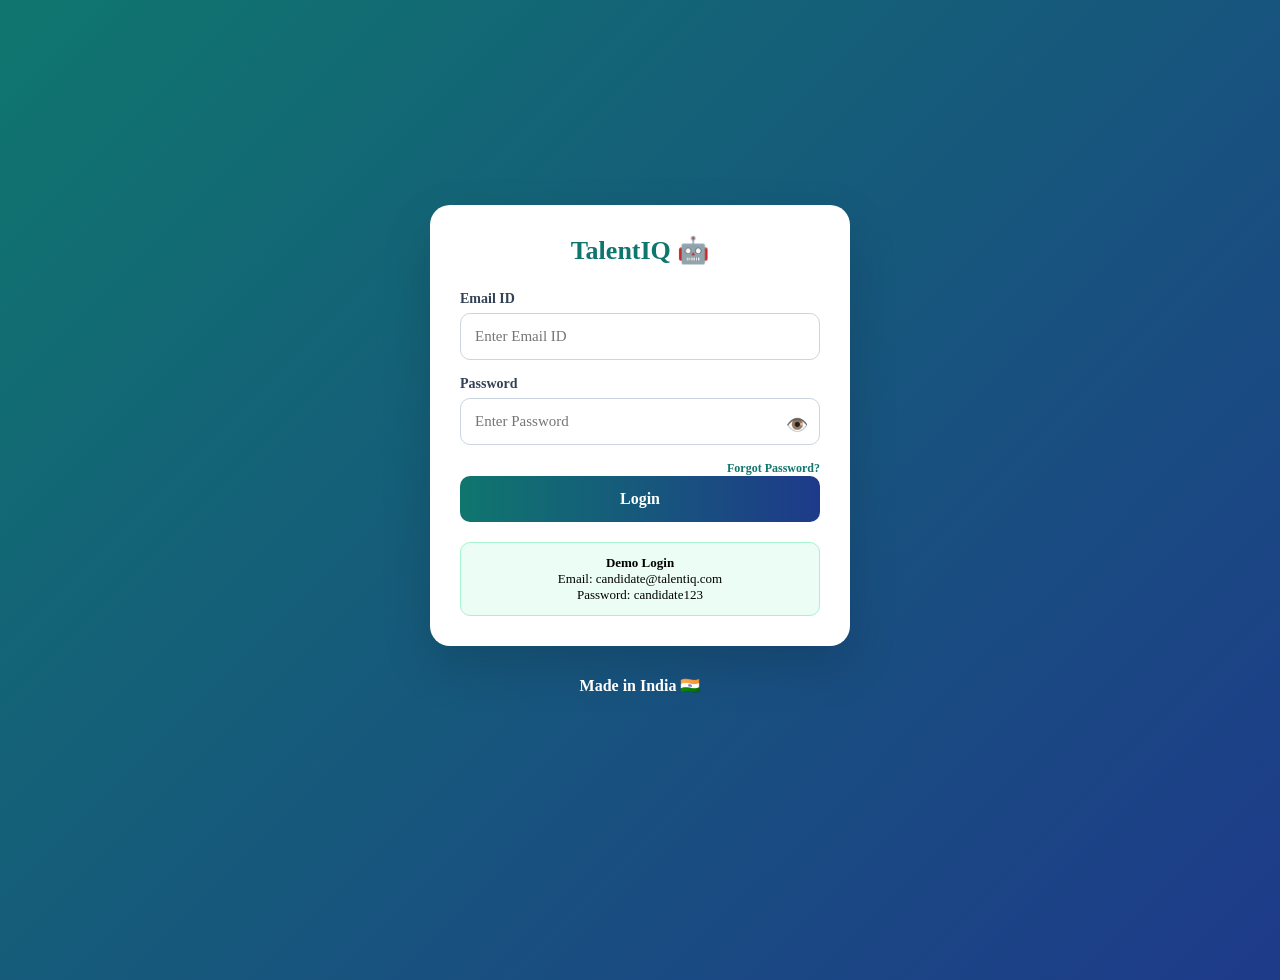
<file: index.html>
<!DOCTYPE html>
<html>
<head>
<title>TalentIQ Login</title>
<link rel="stylesheet" href="style.css">
<meta name="viewport" content="width=device-width">
<style>
.input-group{position:relative}
.eye-btn{position:absolute;right:12px;top:38px;background:none;border:none;font-size:18px;cursor:pointer;color:#64748B}
.forgot-link{display:block;text-align:right;margin-top:8px;font-size:12px;color:#0F766E;text-decoration:none;font-weight:bold}
</style>
</head>
<body class="login-bg">

<div class="login-container">
  <div class="login-box">
    <h1>TalentIQ 🤖</h1>

    <div class="input-group">
        <label>Email ID</label>
        <input type="email" id="email" placeholder="Enter Email ID">
    </div>

    <div class="input-group">
        <label>Password</label>
        <input type="password" id="password" placeholder="Enter Password">
        <button type="button" class="eye-btn" onclick="togglePassword()">👁️</button>
    </div>

    <a href="#" class="forgot-link" onclick="forgotPassword()">Forgot Password?</a>

    <button class="login-btn" onclick="login()">Login</button>

    <div class="demo-box">
        <b>Demo Login</b><br>
        Email: candidate@talentiq.com<br>
        Password: candidate123
    </div>
  </div>
  <p class="made-in-india">Made in India 🇮🇳</p>
</div>

<script>
function login(){
    let e = document.getElementById('email').value; 
    let p = document.getElementById('password').value;
    if(e==='candidate@talentiq.com' && p==='candidate123'){
        localStorage.setItem('talentiq_loggedin','true');
        localStorage.setItem('talentiq_user', JSON.stringify({name: "Ram"})); // Name set cheyadam
        window.location.href='dashboard.html';
    } else {
        alert('Invalid credentials')
    }
}

function togglePassword(){
    let passInput = document.getElementById('password');
    let eyeBtn = document.querySelector('.eye-btn');
    if(passInput.type === 'password'){
        passInput.type = 'text';
        eyeBtn.innerText = '🙈'; // Hide icon
    } else {
        passInput.type = 'password';
        eyeBtn.innerText = '👁️'; // Show icon
    }
}

function forgotPassword(){
    let email = prompt("Enter your registered Email ID:");
    if(email){
        if(email === 'candidate@talentiq.com'){
            alert("Demo Account: Password is 'candidate123'\n\nFor real app, we will send reset link to " + email);
        } else {
            alert("No account found with " + email);
        }
    }
}
</script>
</body>
</html>
</file>
<file: style.css>
*{box-sizing:border-box;margin:0;padding:0;font-family:'Segoe UI',Roboto}
body{background:#f1f5f9;padding-bottom:80px}
.login-bg{background:linear-gradient(135deg,#0F766E 0%,#1E3A8A 100%);min-height:100vh}
.login-container{display:flex;justify-content:center;align-items:center;min-height:100vh;padding:20px;flex-direction:column}
.login-box{background:white;padding:30px;border-radius:20px;width:100%;max-width:420px;box-shadow:0 20px 50px rgba(0,0,0,0.15)}
.login-box h1{text-align:center;color:#0F766E;margin-bottom:25px;font-size:26px;font-weight:800}
.input-group{margin-bottom:16px}
.input-group label{font-weight:700;color:#334155;font-size:14px;display:block;margin-bottom:6px}
.input-group input{width:100%;padding:14px;border:1.5px solid #cbd5e1;border-radius:10px;font-size:15px}
.login-btn{width:100%;background:linear-gradient(90deg,#0F766E,#1E3A8A);color:white;padding:14px;border:none;border-radius:10px;font-weight:800;font-size:16px;cursor:pointer}
.demo-box{background:#ecfdf5;border:1px solid #a7f3d0;border-radius:10px;padding:12px;margin-top:20px;text-align:center;font-size:13px}
.made-in-india{color:white;margin-top:30px;text-align:center;font-weight:600} /* idi center ki vachindi */

.header{background:linear-gradient(90deg,#0F766E,#1E3A8A);color:white;padding:18px 20px;display:flex;justify-content:space-between;align-items:center}
.card{background:white;margin:15px;border-radius:16px;padding:20px;box-shadow:0 4px 20px rgba(0,0,0,0.06)}
.stat-card{background:rgba(255,255,255,0.15);padding:12px;border-radius:12px;text-align:center}
.stat-card h4{font-size:12px;color:white;opacity:0.9}
.stat-card p{font-size:22px;font-weight:800;margin-top:4px;color:white}
.progress-bar{background:#e2e8f0;height:8px;border-radius:10px;overflow:hidden;margin-top:8px}
.progress-fill{background:#16A34A;height:100%}
.form-group{margin-bottom:16px}
.form-group label{display:block;font-weight:700;margin-bottom:8px;font-size:14px}
.form-group input,.form-group select{width:100%;padding:12px;border:1.5px solid #cbd5e1;border-radius:10px;font-size:15px}
.btn-primary{background:linear-gradient(90deg,#0F766E,#1E3A8A);color:white;padding:14px;border:none;border-radius:10px;width:100%;font-weight:800;font-size:16px;margin-top:10px}
.btn-danger{background:#DC2626;color:white;padding:14px;border:none;border-radius:10px;width:100%;font-weight:800;margin-top:10px}
.bottom-nav{position:fixed;bottom:0;left:0;width:100%;background:white;display:flex;justify-content:space-around;padding:12px 0;border-top:1px solid #e2e8f0}
.bottom-nav button{background:none;border:none;display:flex;flex-direction:column;align-items:center;gap:4px;color:#64748b;font-size:12px;font-weight:700}
.bottom-nav button.active{color:#0F766E}
.tag{background:#FEF9C3;color:#854D0E;padding:3px 8px;border-radius:6px;font-size:11px;font-weight:700}
.file-input-wrapper{border:2px dashed #0F766E;border-radius:10px;padding:20px;text-align:center;background:#f0fdfa;margin:10px 0}
</file>
